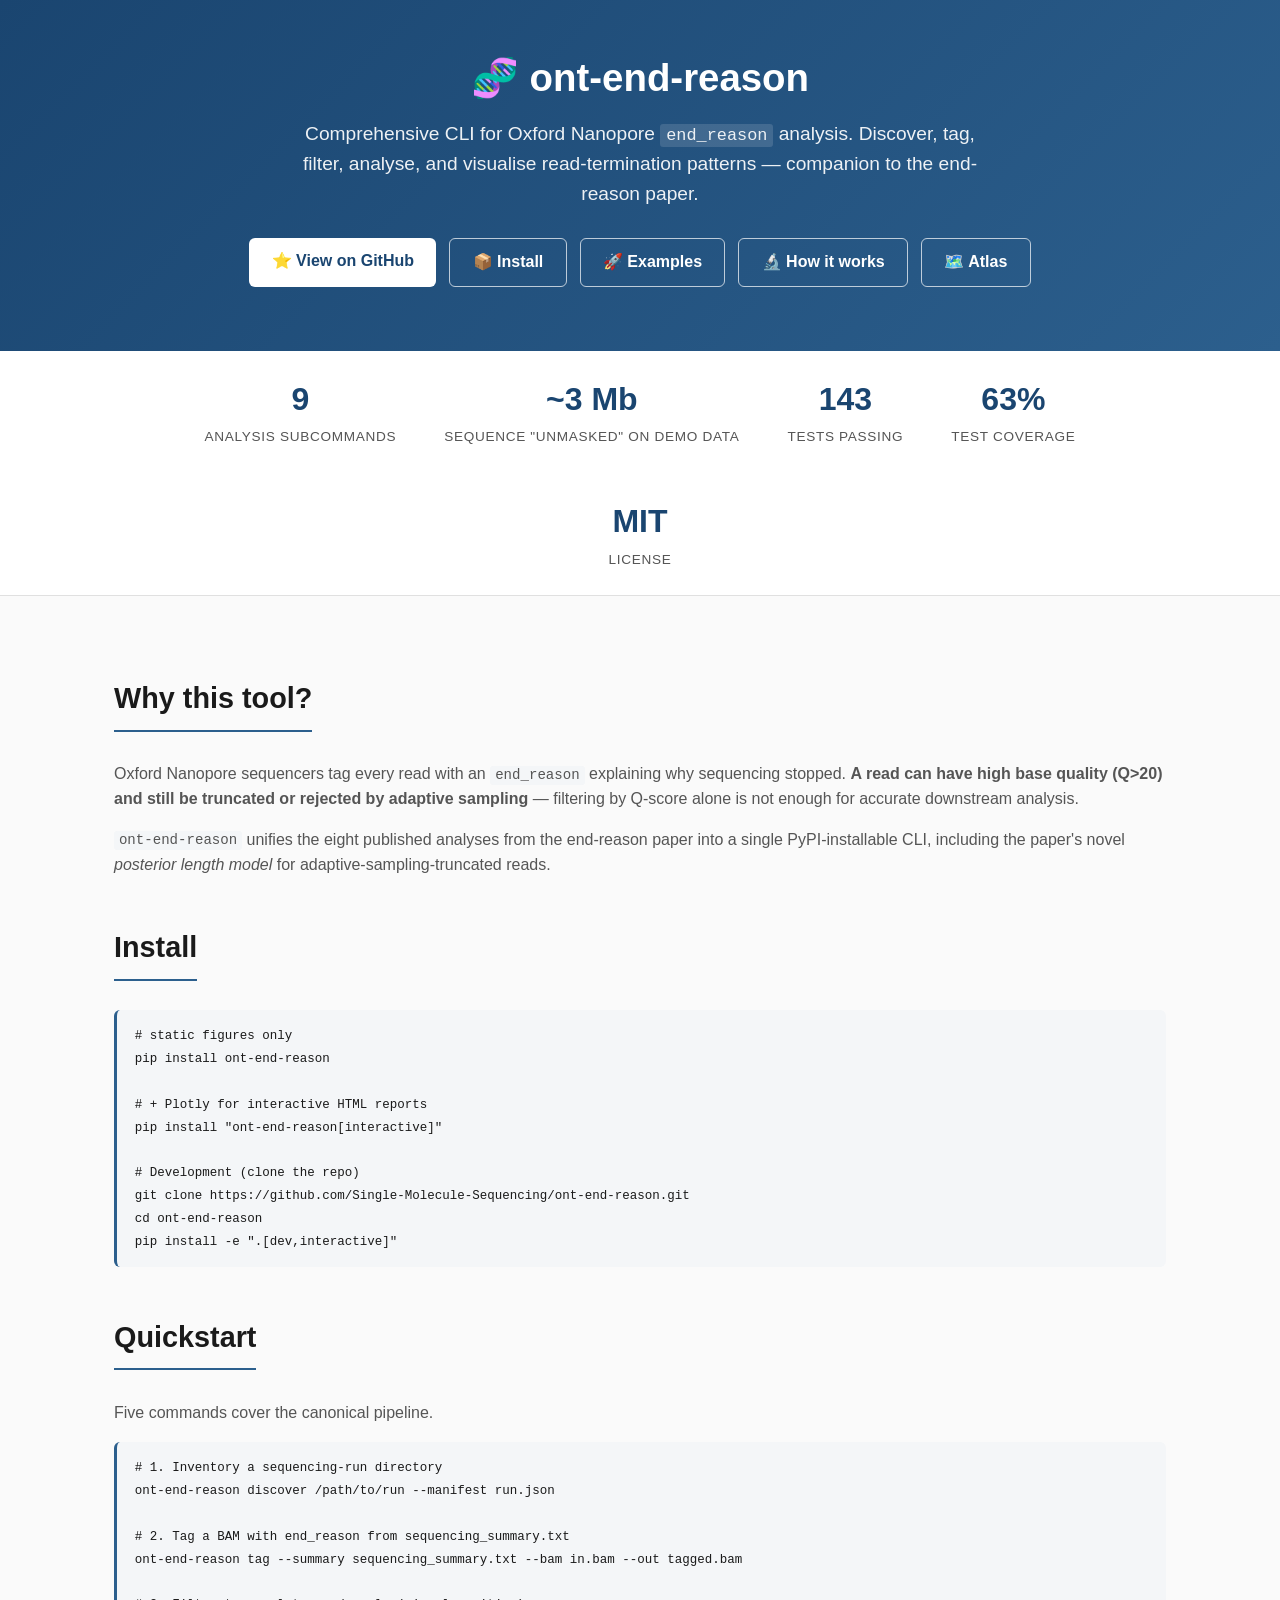
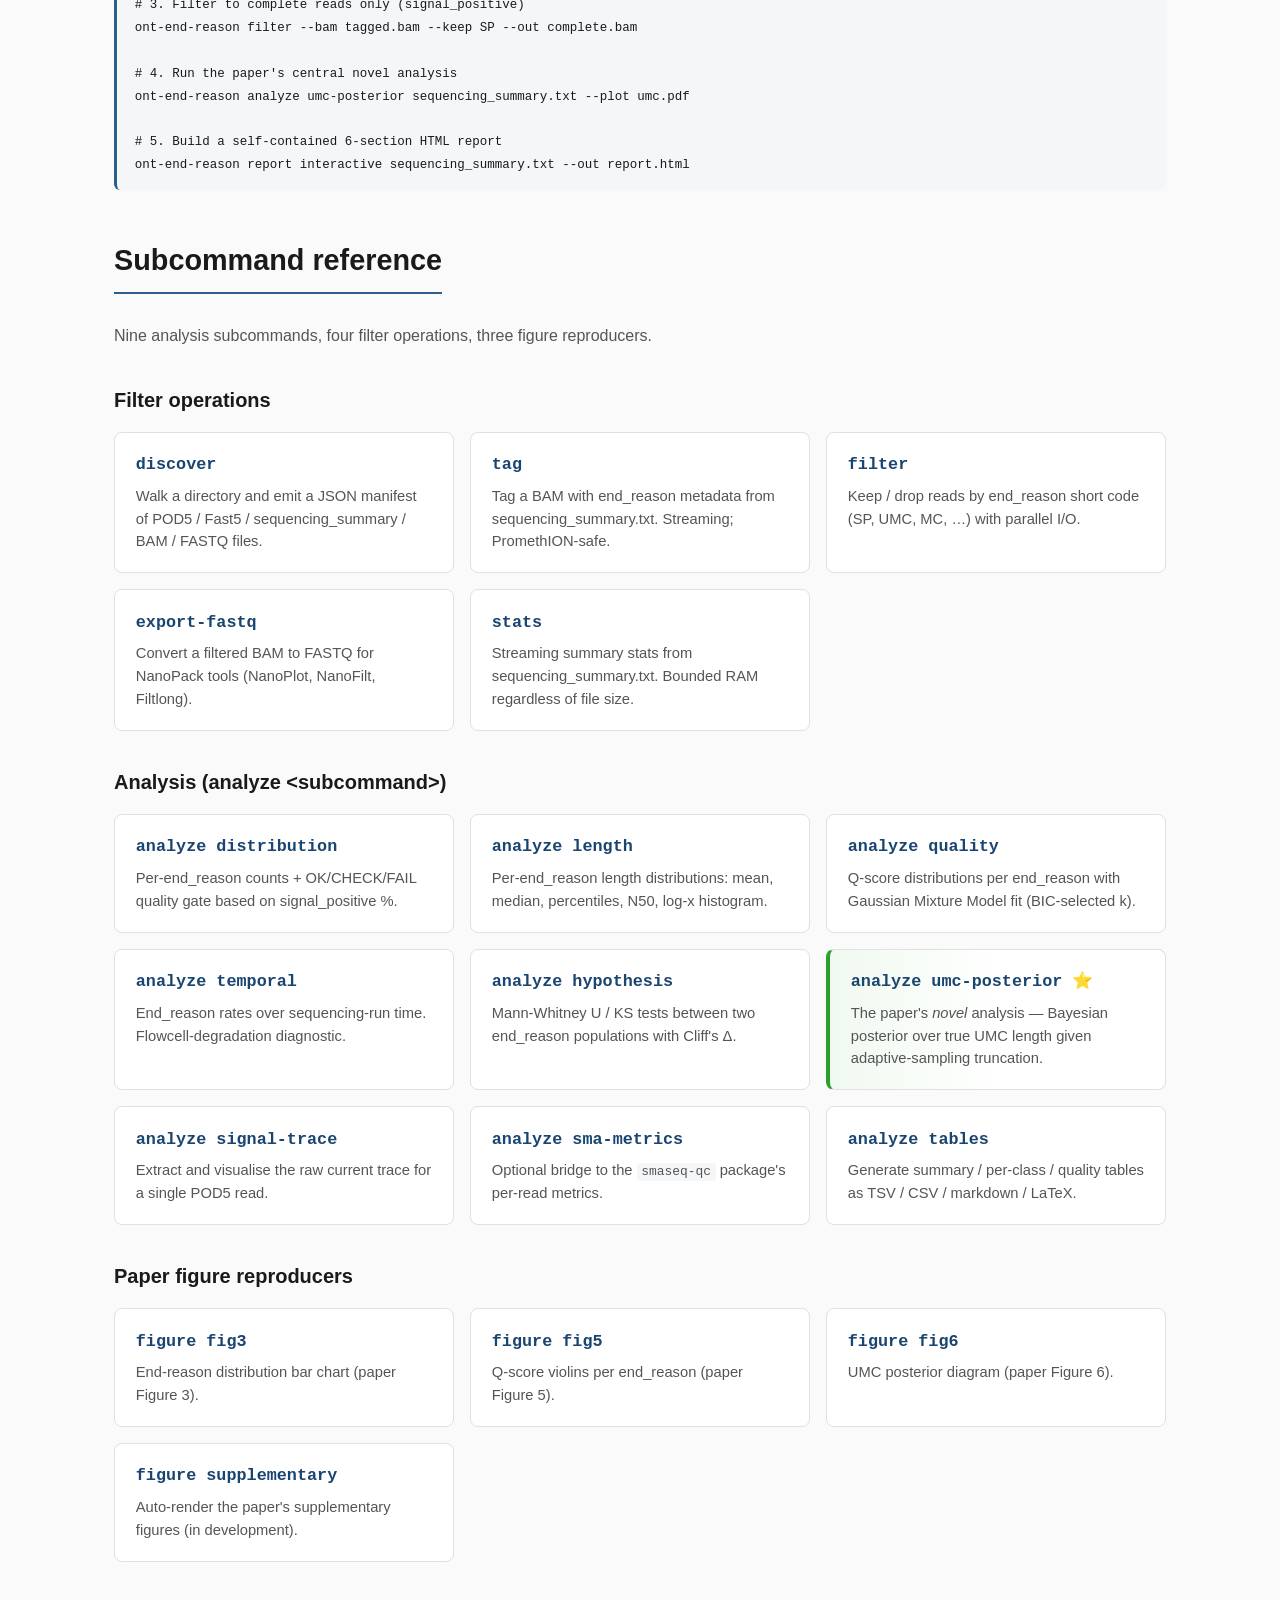
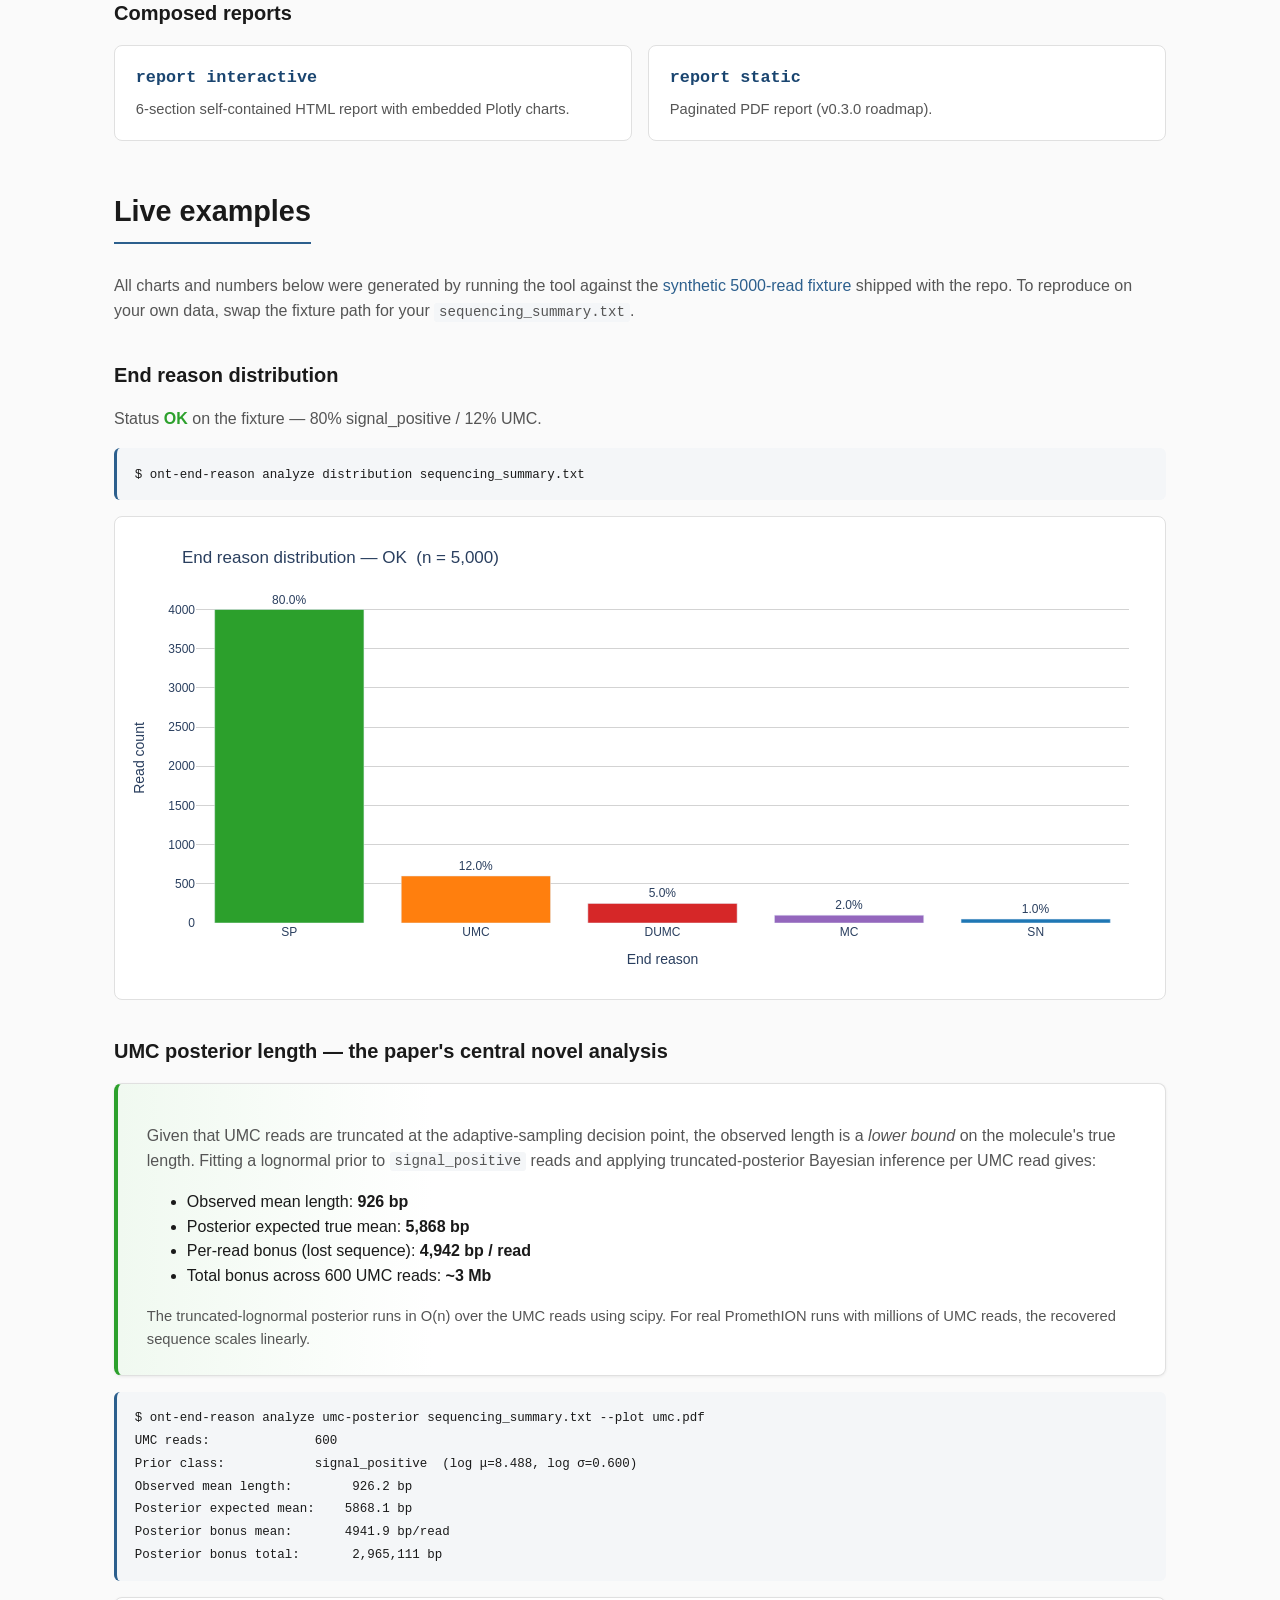
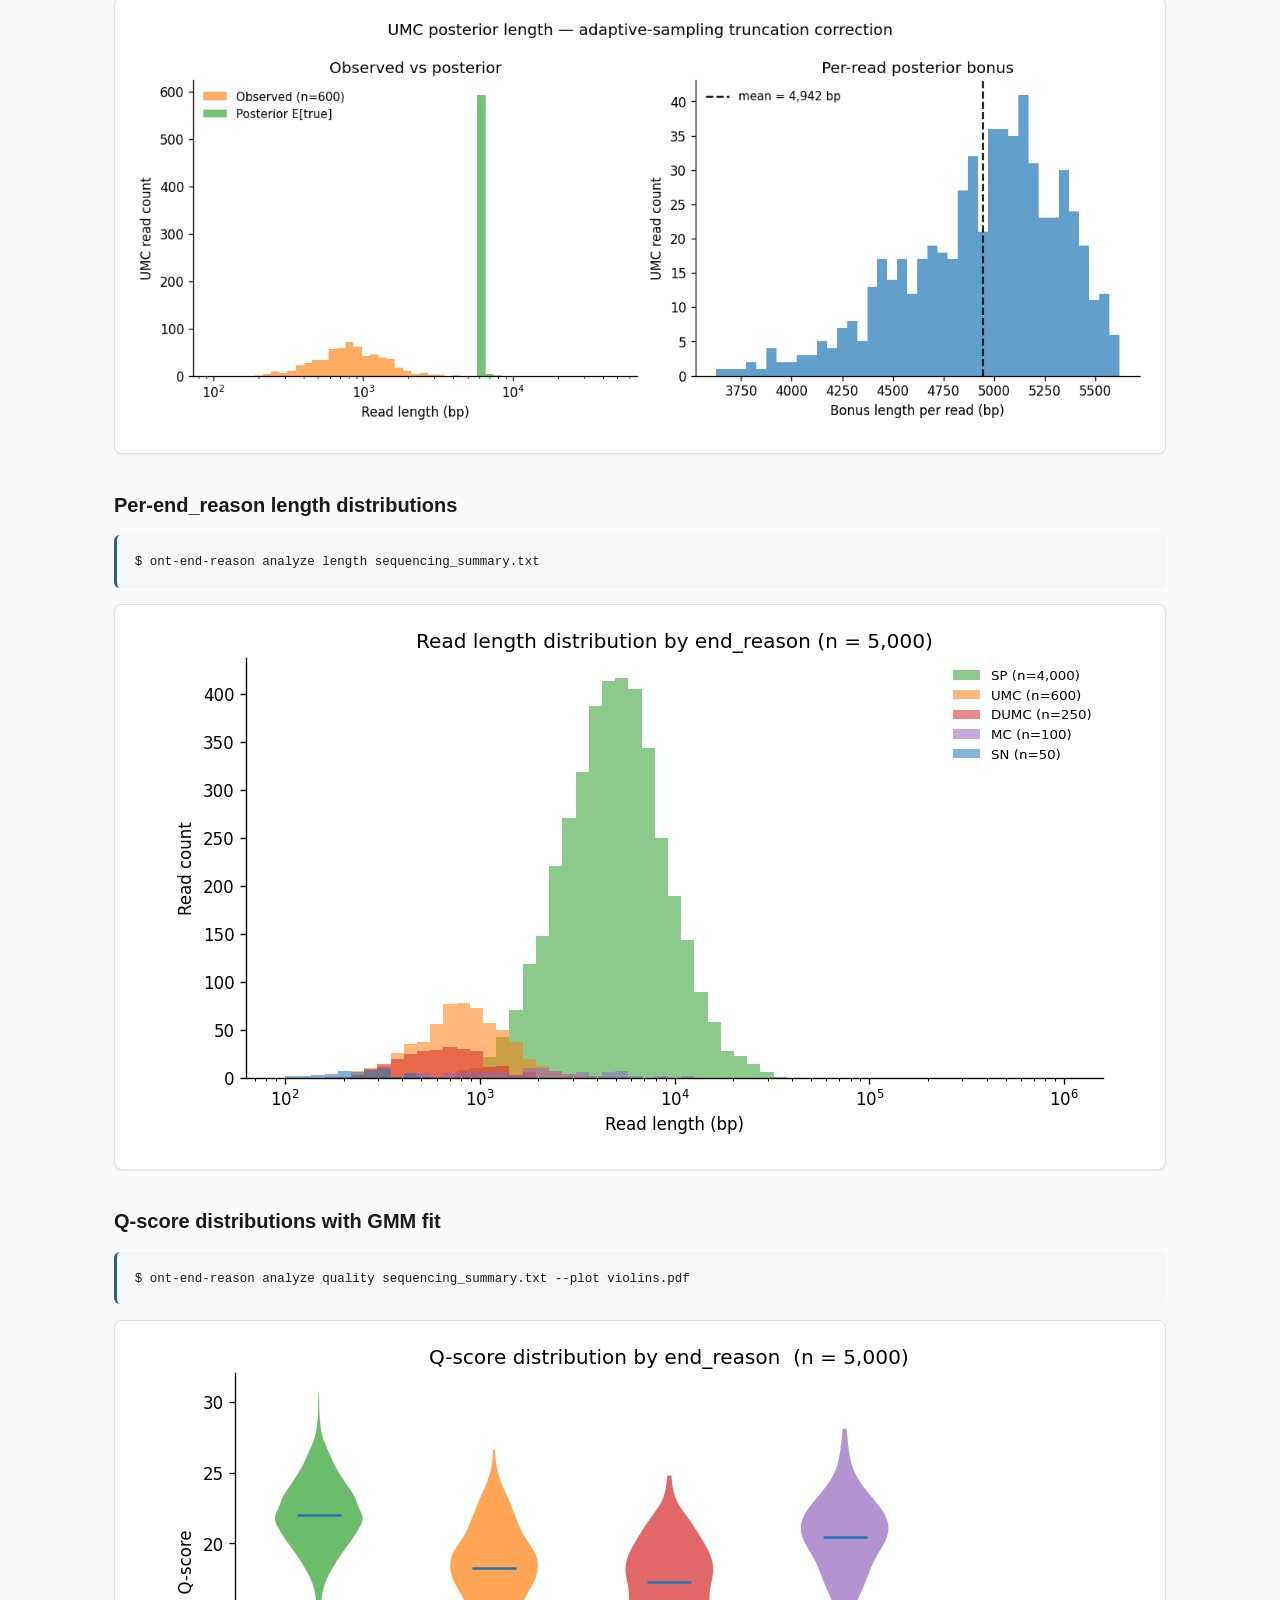
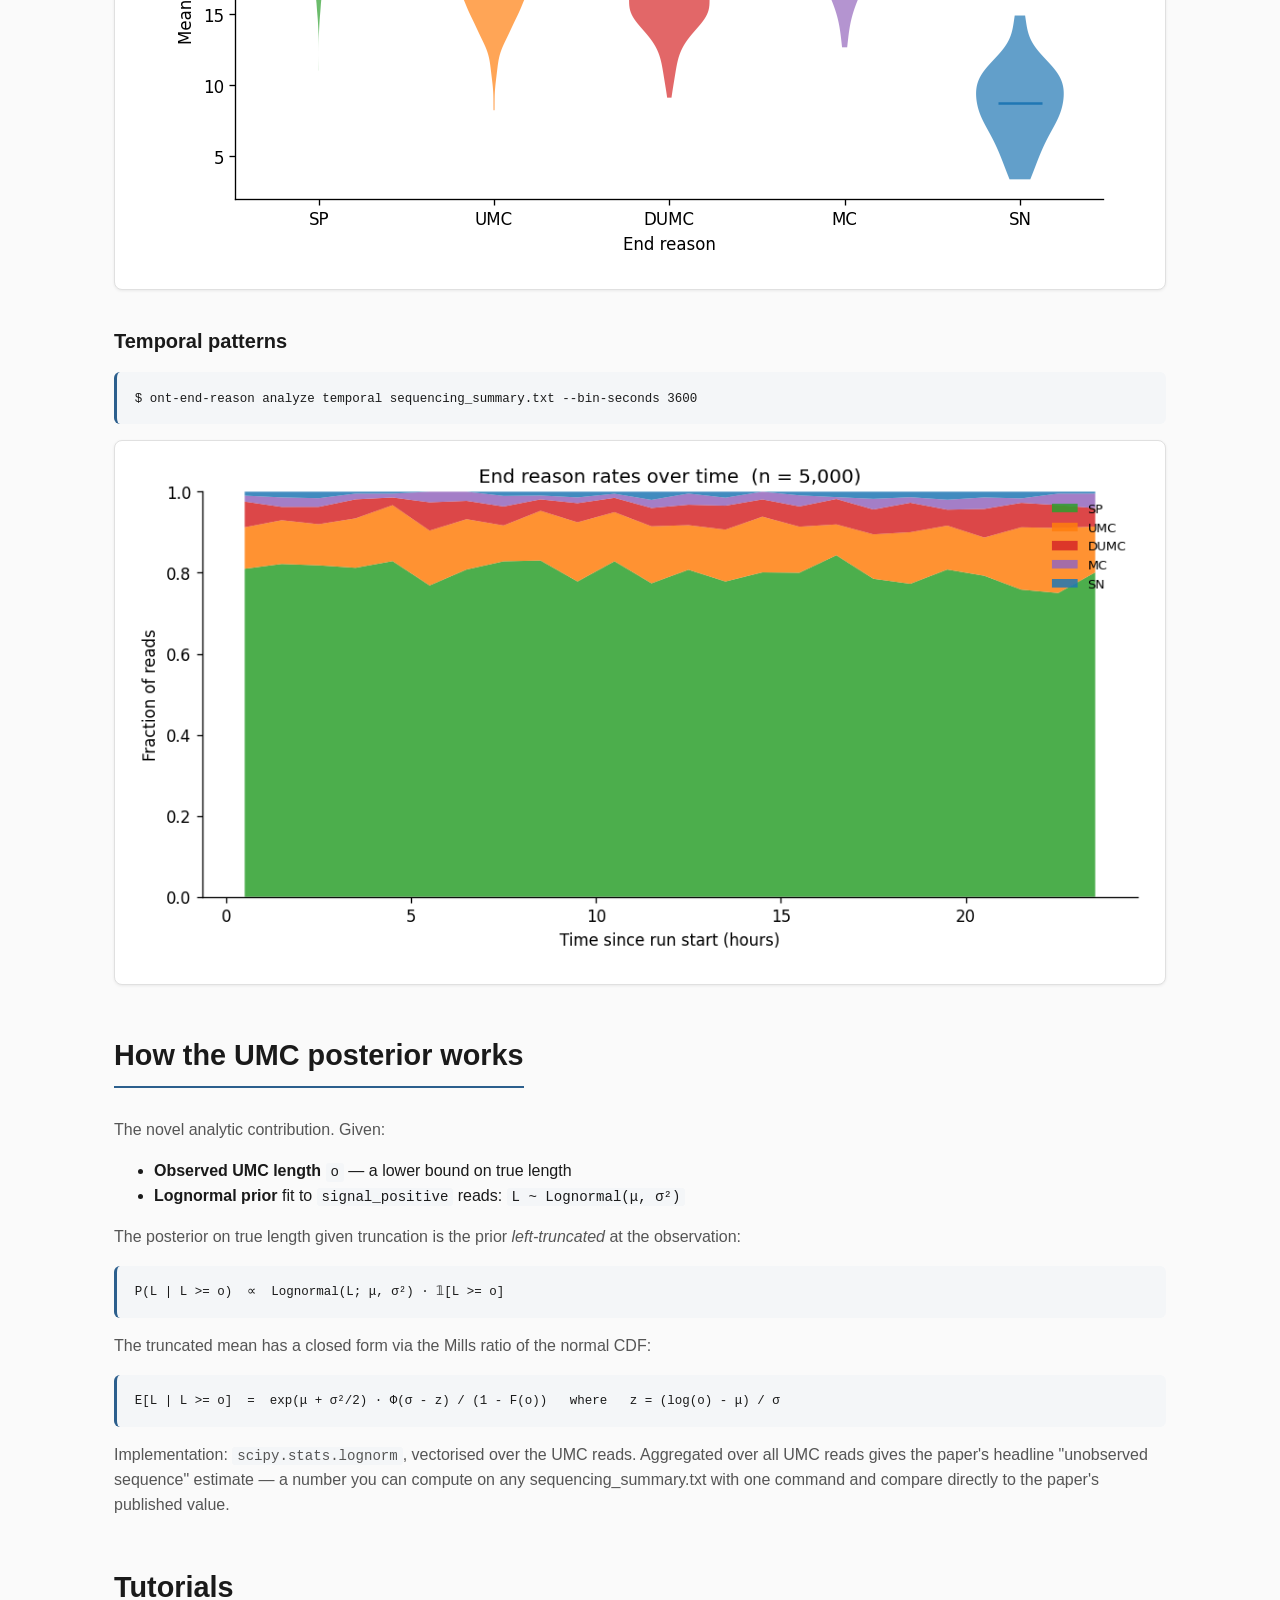
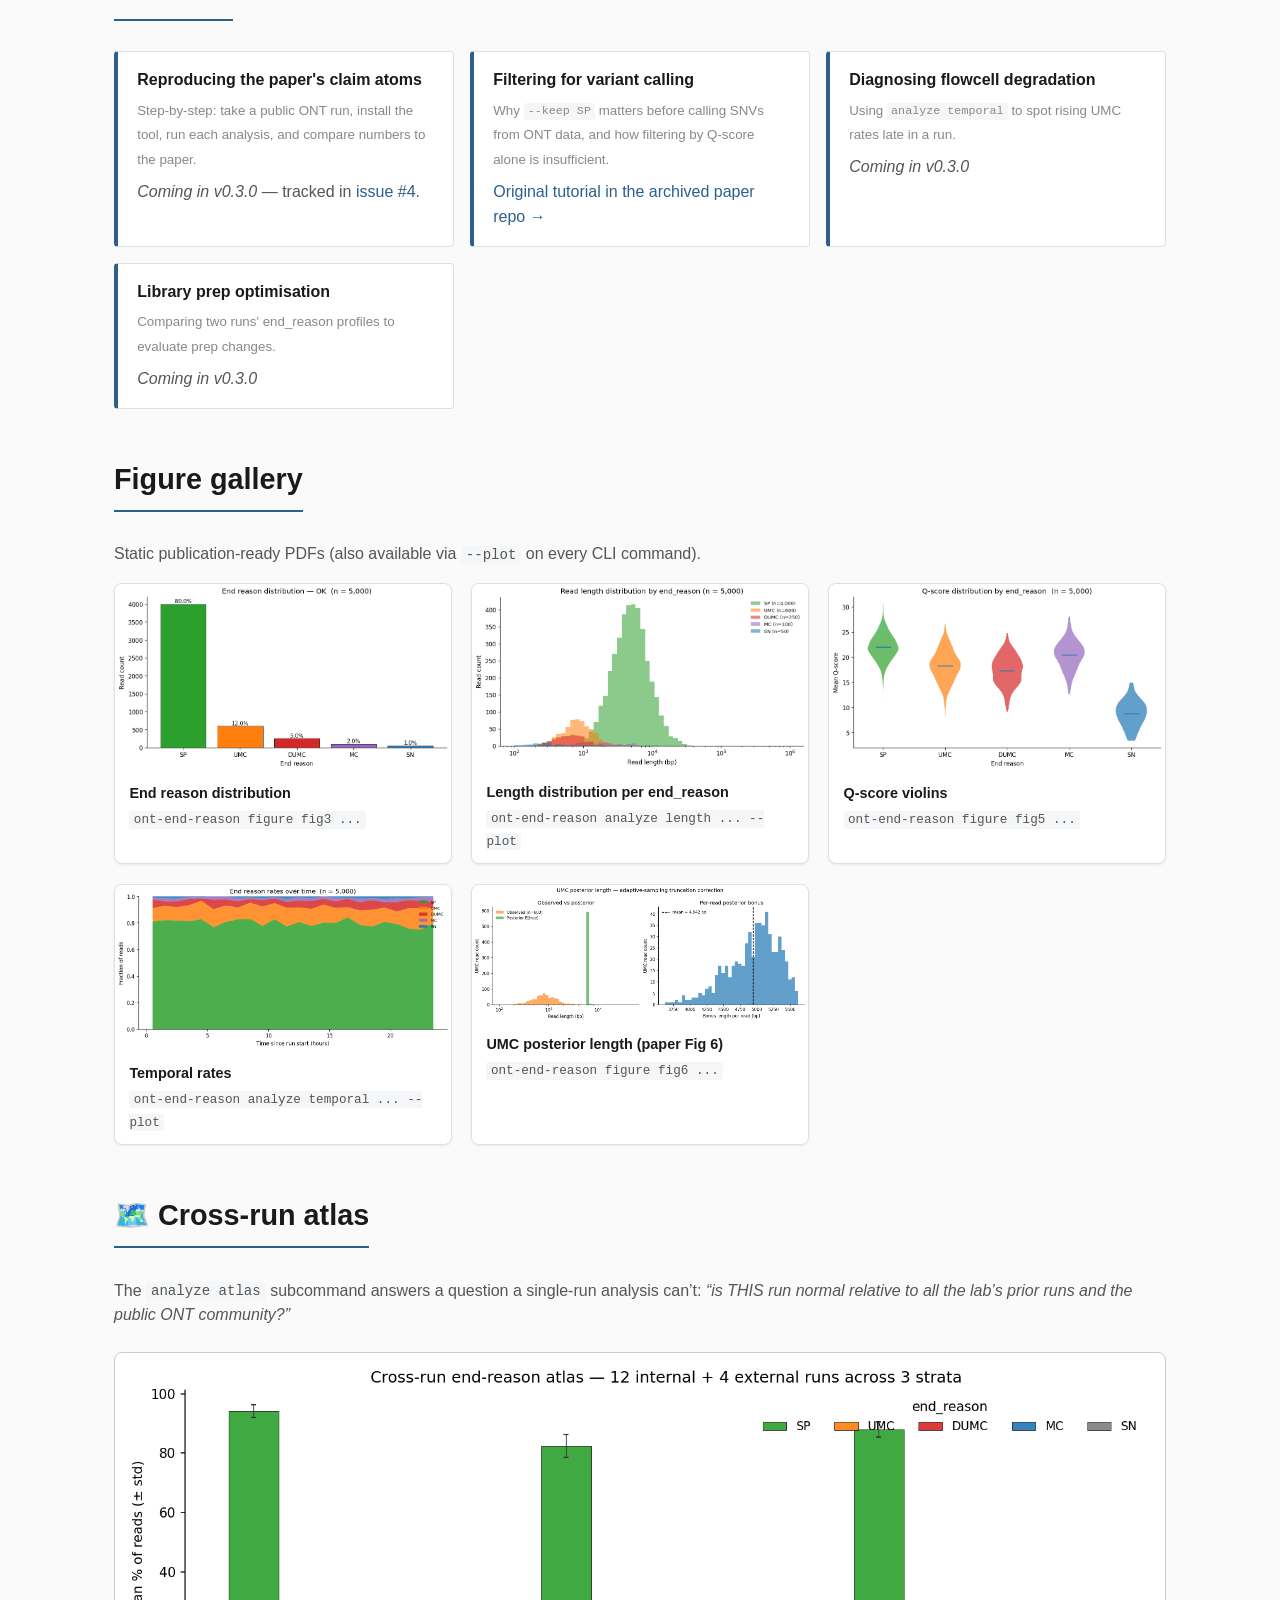
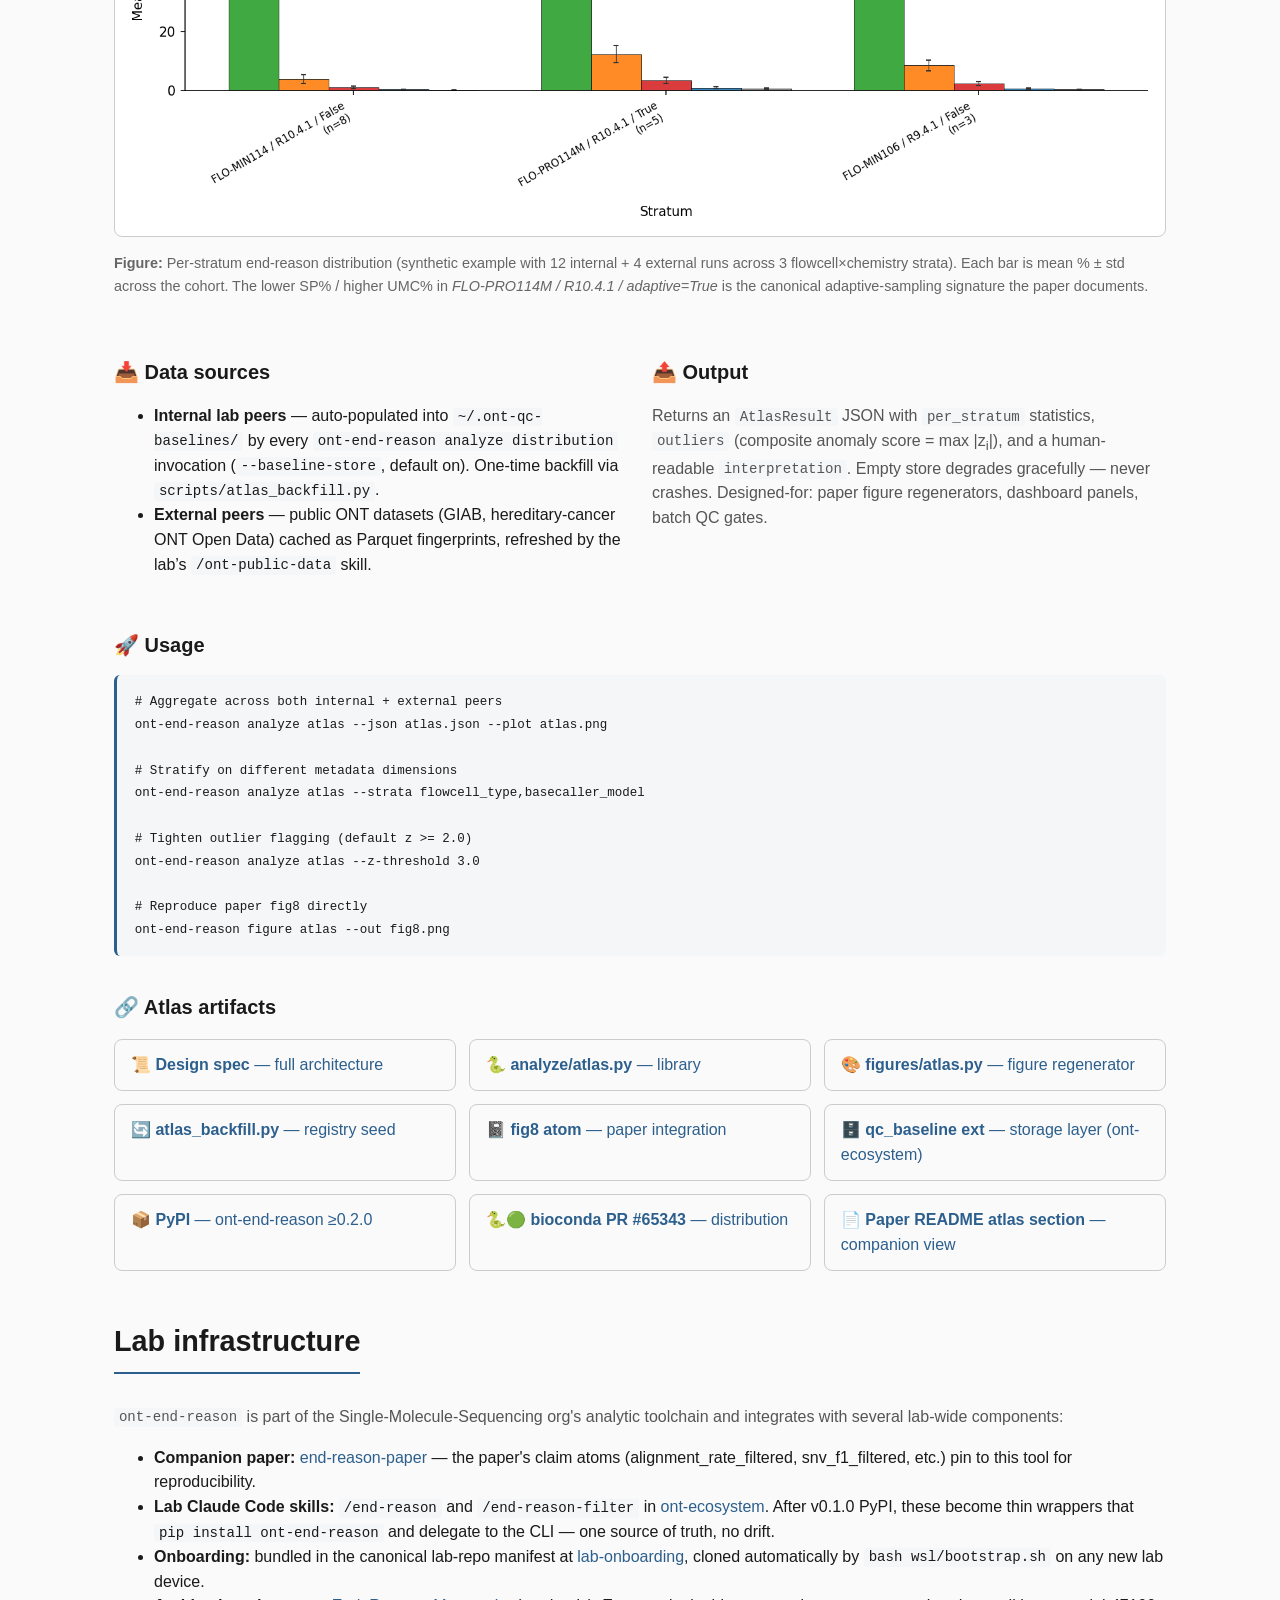
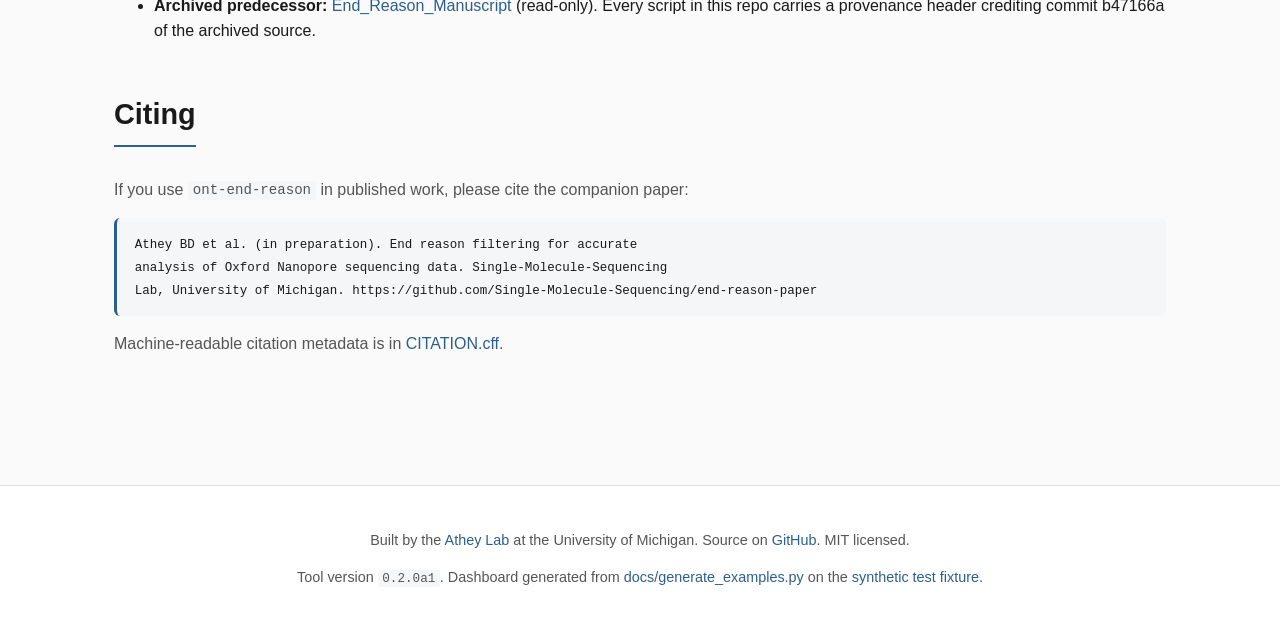
<file: docs/index.html>
<!DOCTYPE html>
<html lang="en">
<head>
  <meta charset="utf-8">
  <meta name="viewport" content="width=device-width, initial-scale=1">
  <title>ont-end-reason — Oxford Nanopore end_reason toolkit</title>
  <meta name="description" content="Comprehensive CLI for Oxford Nanopore end_reason analysis. Tag, filter, analyse, visualise. Companion to the end-reason paper.">
  <link rel="stylesheet" href="assets/style.css">
  <script src="https://cdn.plot.ly/plotly-2.35.2.min.js" charset="utf-8"></script>
</head>
<body>

<header class="hero">
  <h1>🧬 ont-end-reason</h1>
  <p class="tagline">
    Comprehensive CLI for Oxford Nanopore <code style="background:rgba(255,255,255,.15);color:white">end_reason</code> analysis.
    Discover, tag, filter, analyse, and visualise read-termination patterns —
    companion to the end-reason paper.
  </p>
  <div class="hero-cta">
    <a href="https://github.com/Single-Molecule-Sequencing/ont-end-reason">⭐ View on GitHub</a>
    <a href="#install" class="secondary">📦 Install</a>
    <a href="#examples" class="secondary">🚀 Examples</a>
    <a href="#how-it-works" class="secondary">🔬 How it works</a>
    <a href="#atlas" class="secondary">🗺️ Atlas</a>
  </div>
</header>

<div class="headline-strip">
  <div class="stats">
    <div class="stat">
      <span class="stat-value">9</span>
      <span class="stat-label">analysis subcommands</span>
    </div>
    <div class="stat">
      <span class="stat-value">~3 Mb</span>
      <span class="stat-label">sequence "unmasked" on demo data</span>
    </div>
    <div class="stat">
      <span class="stat-value">143</span>
      <span class="stat-label">tests passing</span>
    </div>
    <div class="stat">
      <span class="stat-value">63%</span>
      <span class="stat-label">test coverage</span>
    </div>
    <div class="stat">
      <span class="stat-value">MIT</span>
      <span class="stat-label">license</span>
    </div>
  </div>
</div>

<main>

<section id="why">
  <h2>Why this tool?</h2>
  <p>
    Oxford Nanopore sequencers tag every read with an <code>end_reason</code>
    explaining why sequencing stopped. <strong>A read can have high base quality (Q&gt;20)
    and still be truncated or rejected by adaptive sampling</strong> — filtering by Q-score
    alone is not enough for accurate downstream analysis.
  </p>
  <p>
    <code>ont-end-reason</code> unifies the eight published analyses from the end-reason
    paper into a single PyPI-installable CLI, including the paper's novel
    <em>posterior length model</em> for adaptive-sampling-truncated reads.
  </p>
</section>

<section id="install">
  <h2>Install</h2>
  <pre><code># static figures only
pip install ont-end-reason

# + Plotly for interactive HTML reports
pip install "ont-end-reason[interactive]"

# Development (clone the repo)
git clone https://github.com/Single-Molecule-Sequencing/ont-end-reason.git
cd ont-end-reason
pip install -e ".[dev,interactive]"</code></pre>
</section>

<section id="quickstart">
  <h2>Quickstart</h2>
  <p>Five commands cover the canonical pipeline.</p>
  <pre><code># 1. Inventory a sequencing-run directory
ont-end-reason discover /path/to/run --manifest run.json

# 2. Tag a BAM with end_reason from sequencing_summary.txt
ont-end-reason tag --summary sequencing_summary.txt --bam in.bam --out tagged.bam

# 3. Filter to complete reads only (signal_positive)
ont-end-reason filter --bam tagged.bam --keep SP --out complete.bam

# 4. Run the paper's central novel analysis
ont-end-reason analyze umc-posterior sequencing_summary.txt --plot umc.pdf

# 5. Build a self-contained 6-section HTML report
ont-end-reason report interactive sequencing_summary.txt --out report.html</code></pre>
</section>

<section id="commands">
  <h2>Subcommand reference</h2>
  <p>Nine analysis subcommands, four filter operations, three figure reproducers.</p>

  <h3>Filter operations</h3>
  <div class="cmd-grid">
    <div class="cmd-card">
      <p class="cmd-name">discover</p>
      <p>Walk a directory and emit a JSON manifest of POD5 / Fast5 / sequencing_summary / BAM / FASTQ files.</p>
    </div>
    <div class="cmd-card">
      <p class="cmd-name">tag</p>
      <p>Tag a BAM with end_reason metadata from sequencing_summary.txt. Streaming; PromethION-safe.</p>
    </div>
    <div class="cmd-card">
      <p class="cmd-name">filter</p>
      <p>Keep / drop reads by end_reason short code (SP, UMC, MC, …) with parallel I/O.</p>
    </div>
    <div class="cmd-card">
      <p class="cmd-name">export-fastq</p>
      <p>Convert a filtered BAM to FASTQ for NanoPack tools (NanoPlot, NanoFilt, Filtlong).</p>
    </div>
    <div class="cmd-card">
      <p class="cmd-name">stats</p>
      <p>Streaming summary stats from sequencing_summary.txt. Bounded RAM regardless of file size.</p>
    </div>
  </div>

  <h3>Analysis (analyze &lt;subcommand&gt;)</h3>
  <div class="cmd-grid">
    <div class="cmd-card">
      <p class="cmd-name">analyze distribution</p>
      <p>Per-end_reason counts + OK/CHECK/FAIL quality gate based on signal_positive %.</p>
    </div>
    <div class="cmd-card">
      <p class="cmd-name">analyze length</p>
      <p>Per-end_reason length distributions: mean, median, percentiles, N50, log-x histogram.</p>
    </div>
    <div class="cmd-card">
      <p class="cmd-name">analyze quality</p>
      <p>Q-score distributions per end_reason with Gaussian Mixture Model fit (BIC-selected k).</p>
    </div>
    <div class="cmd-card">
      <p class="cmd-name">analyze temporal</p>
      <p>End_reason rates over sequencing-run time. Flowcell-degradation diagnostic.</p>
    </div>
    <div class="cmd-card">
      <p class="cmd-name">analyze hypothesis</p>
      <p>Mann-Whitney U / KS tests between two end_reason populations with Cliff's Δ.</p>
    </div>
    <div class="cmd-card" style="border-left: 4px solid var(--ok); background: linear-gradient(to right, #f0f9f0, white 50%);">
      <p class="cmd-name">analyze umc-posterior ⭐</p>
      <p>The paper's <em>novel</em> analysis — Bayesian posterior over true UMC length given adaptive-sampling truncation.</p>
    </div>
    <div class="cmd-card">
      <p class="cmd-name">analyze signal-trace</p>
      <p>Extract and visualise the raw current trace for a single POD5 read.</p>
    </div>
    <div class="cmd-card">
      <p class="cmd-name">analyze sma-metrics</p>
      <p>Optional bridge to the <code>smaseq-qc</code> package's per-read metrics.</p>
    </div>
    <div class="cmd-card">
      <p class="cmd-name">analyze tables</p>
      <p>Generate summary / per-class / quality tables as TSV / CSV / markdown / LaTeX.</p>
    </div>
  </div>

  <h3>Paper figure reproducers</h3>
  <div class="cmd-grid">
    <div class="cmd-card"><p class="cmd-name">figure fig3</p><p>End-reason distribution bar chart (paper Figure 3).</p></div>
    <div class="cmd-card"><p class="cmd-name">figure fig5</p><p>Q-score violins per end_reason (paper Figure 5).</p></div>
    <div class="cmd-card"><p class="cmd-name">figure fig6</p><p>UMC posterior diagram (paper Figure 6).</p></div>
    <div class="cmd-card"><p class="cmd-name">figure supplementary</p><p>Auto-render the paper's supplementary figures (in development).</p></div>
  </div>

  <h3>Composed reports</h3>
  <div class="cmd-grid">
    <div class="cmd-card"><p class="cmd-name">report interactive</p><p>6-section self-contained HTML report with embedded Plotly charts.</p></div>
    <div class="cmd-card"><p class="cmd-name">report static</p><p>Paginated PDF report (v0.3.0 roadmap).</p></div>
  </div>
</section>

<section id="examples">
  <h2>Live examples</h2>
  <p>
    All charts and numbers below were generated by running the tool against the
    <a href="https://github.com/Single-Molecule-Sequencing/ont-end-reason/blob/main/tests/fixtures/sequencing_summary_synthetic.txt">synthetic
    5000-read fixture</a> shipped with the repo. To reproduce on your own data,
    swap the fixture path for your <code>sequencing_summary.txt</code>.
  </p>

  <h3>End reason distribution</h3>
  <p>Status <span class="status-OK">OK</span> on the fixture — 80% signal_positive / 12% UMC.</p>
  <pre><code>$ ont-end-reason analyze distribution sequencing_summary.txt</code></pre>
  <div class="chart-wrapper">
    <!--EMBED:examples/charts/distribution.html-->
  </div>

  <h3>UMC posterior length — the paper's central novel analysis</h3>
  <div class="card umc-highlight">
    <p>
      Given that UMC reads are truncated at the adaptive-sampling decision point, the
      observed length is a <em>lower bound</em> on the molecule's true length. Fitting a
      lognormal prior to <code>signal_positive</code> reads and applying truncated-posterior
      Bayesian inference per UMC read gives:
    </p>
    <ul>
      <li>Observed mean length: <strong>926 bp</strong></li>
      <li>Posterior expected true mean: <strong>5,868 bp</strong></li>
      <li>Per-read bonus (lost sequence): <strong>4,942 bp / read</strong></li>
      <li>Total bonus across 600 UMC reads: <strong>~3 Mb</strong></li>
    </ul>
    <p style="margin-bottom:0;font-size:0.92em">
      The truncated-lognormal posterior runs in O(n) over the UMC reads using scipy.
      For real PromethION runs with millions of UMC reads, the recovered sequence
      scales linearly.
    </p>
  </div>
  <pre><code>$ ont-end-reason analyze umc-posterior sequencing_summary.txt --plot umc.pdf
UMC reads:              600
Prior class:            signal_positive  (log μ=8.488, log σ=0.600)
Observed mean length:        926.2 bp
Posterior expected mean:    5868.1 bp
Posterior bonus mean:       4941.9 bp/read
Posterior bonus total:       2,965,111 bp</code></pre>
  <div class="card" style="text-align:center; padding:1em;">
    <img src="figures/umc_posterior.png" alt="UMC posterior figure" style="max-width:100%; height:auto;">
  </div>

  <h3>Per-end_reason length distributions</h3>
  <pre><code>$ ont-end-reason analyze length sequencing_summary.txt</code></pre>
  <div class="card" style="text-align:center; padding:1em;">
    <img src="figures/length.png" alt="Length distribution" style="max-width:100%; height:auto;">
  </div>

  <h3>Q-score distributions with GMM fit</h3>
  <pre><code>$ ont-end-reason analyze quality sequencing_summary.txt --plot violins.pdf</code></pre>
  <div class="card" style="text-align:center; padding:1em;">
    <img src="figures/quality.png" alt="Q-score violins" style="max-width:100%; height:auto;">
  </div>

  <h3>Temporal patterns</h3>
  <pre><code>$ ont-end-reason analyze temporal sequencing_summary.txt --bin-seconds 3600</code></pre>
  <div class="card" style="text-align:center; padding:1em;">
    <img src="figures/temporal.png" alt="Temporal stacked-area" style="max-width:100%; height:auto;">
  </div>
</section>

<section id="how-it-works">
  <h2>How the UMC posterior works</h2>
  <p>
    The novel analytic contribution. Given:
  </p>
  <ul>
    <li><strong>Observed UMC length</strong> <code>o</code> — a lower bound on true length</li>
    <li><strong>Lognormal prior</strong> fit to <code>signal_positive</code> reads:
        <code>L ~ Lognormal(μ, σ²)</code></li>
  </ul>
  <p>The posterior on true length given truncation is the prior <em>left-truncated</em> at the observation:</p>
  <pre><code>P(L | L &gt;= o)  ∝  Lognormal(L; μ, σ²) · 𝟙[L &gt;= o]</code></pre>
  <p>The truncated mean has a closed form via the Mills ratio of the normal CDF:</p>
  <pre><code>E[L | L &gt;= o]  =  exp(μ + σ²/2) · Φ(σ - z) / (1 - F(o))   where   z = (log(o) - μ) / σ</code></pre>
  <p>
    Implementation: <code>scipy.stats.lognorm</code>, vectorised over the UMC reads.
    Aggregated over all UMC reads gives the paper's headline "unobserved sequence"
    estimate — a number you can compute on any sequencing_summary.txt with one
    command and compare directly to the paper's published value.
  </p>
</section>

<section id="tutorials">
  <h2>Tutorials</h2>
  <ul class="tutorial-list">
    <li>
      <strong>Reproducing the paper's claim atoms</strong>
      <small>Step-by-step: take a public ONT run, install the tool, run each
      analysis, and compare numbers to the paper.</small>
      <p style="margin:0.5em 0 0;"><em>Coming in v0.3.0</em> — tracked in
      <a href="https://github.com/Single-Molecule-Sequencing/ont-end-reason/issues/4">issue #4</a>.</p>
    </li>
    <li>
      <strong>Filtering for variant calling</strong>
      <small>Why <code>--keep SP</code> matters before calling SNVs from ONT
      data, and how filtering by Q-score alone is insufficient.</small>
      <p style="margin:0.5em 0 0;"><a href="https://github.com/Single-Molecule-Sequencing/End_Reason_Manuscript/blob/main/docs/tutorials/02-end-reason-filtering.md">Original tutorial in the archived paper repo →</a></p>
    </li>
    <li>
      <strong>Diagnosing flowcell degradation</strong>
      <small>Using <code>analyze temporal</code> to spot rising UMC rates late
      in a run.</small>
      <p style="margin:0.5em 0 0;"><em>Coming in v0.3.0</em></p>
    </li>
    <li>
      <strong>Library prep optimisation</strong>
      <small>Comparing two runs' end_reason profiles to evaluate prep changes.</small>
      <p style="margin:0.5em 0 0;"><em>Coming in v0.3.0</em></p>
    </li>
  </ul>
</section>

<section id="gallery">
  <h2>Figure gallery</h2>
  <p>Static publication-ready PDFs (also available via <code>--plot</code> on every CLI command).</p>
  <div class="gallery">
    <div class="gallery-item">
      <img src="figures/distribution.png" alt="distribution">
      <div class="caption"><strong>End reason distribution</strong>
        <code>ont-end-reason figure fig3 ...</code></div>
    </div>
    <div class="gallery-item">
      <img src="figures/length.png" alt="length">
      <div class="caption"><strong>Length distribution per end_reason</strong>
        <code>ont-end-reason analyze length ... --plot</code></div>
    </div>
    <div class="gallery-item">
      <img src="figures/quality.png" alt="quality">
      <div class="caption"><strong>Q-score violins</strong>
        <code>ont-end-reason figure fig5 ...</code></div>
    </div>
    <div class="gallery-item">
      <img src="figures/temporal.png" alt="temporal">
      <div class="caption"><strong>Temporal rates</strong>
        <code>ont-end-reason analyze temporal ... --plot</code></div>
    </div>
    <div class="gallery-item">
      <img src="figures/umc_posterior.png" alt="umc_posterior">
      <div class="caption"><strong>UMC posterior length (paper Fig 6)</strong>
        <code>ont-end-reason figure fig6 ...</code></div>
    </div>
  </div>
</section>

<section id="atlas">
  <h2>🗺️ Cross-run atlas</h2>
  <p class="lead">
    The <code>analyze atlas</code> subcommand answers a question a single-run
    analysis can&rsquo;t: <em>&ldquo;is THIS run normal relative to all the
    lab&rsquo;s prior runs and the public ONT community?&rdquo;</em>
  </p>

  <figure style="margin: 1.5rem 0;">
    <img src="examples/charts/atlas.png"
         alt="Example atlas output: per-stratum end-reason fractions across 12 internal + 4 external runs"
         style="width: 100%; max-width: 1100px; border: 1px solid var(--muted-border-color, #ccc); border-radius: 8px; padding: 8px; background: #fff;" />
    <figcaption style="font-size: 0.9em; color: var(--muted-color, #666); margin-top: 0.5rem;">
      <strong>Figure:</strong> Per-stratum end-reason distribution (synthetic example with
      12 internal + 4 external runs across 3 flowcell&times;chemistry strata).
      Each bar is mean&nbsp;%&nbsp;&plusmn;&nbsp;std across the cohort.
      The lower SP% / higher UMC% in <em>FLO-PRO114M / R10.4.1 / adaptive=True</em>
      is the canonical adaptive-sampling signature the paper documents.
    </figcaption>
  </figure>

  <div style="display: grid; grid-template-columns: 1fr 1fr; gap: 1.5rem; margin: 1.5rem 0;">
    <div>
      <h3>📥 Data sources</h3>
      <ul>
        <li>
          <strong>Internal lab peers</strong> &mdash; auto-populated into
          <code>~/.ont-qc-baselines/</code> by every
          <code>ont-end-reason analyze distribution</code> invocation
          (<code>--baseline-store</code>, default on).
          One-time backfill via <code>scripts/atlas_backfill.py</code>.
        </li>
        <li>
          <strong>External peers</strong> &mdash; public ONT datasets (GIAB,
          hereditary-cancer ONT Open Data) cached as Parquet fingerprints,
          refreshed by the lab&rsquo;s <code>/ont-public-data</code> skill.
        </li>
      </ul>
    </div>
    <div>
      <h3>📤 Output</h3>
      <p>
        Returns an <code>AtlasResult</code> JSON with <code>per_stratum</code>
        statistics, <code>outliers</code> (composite anomaly score = max
        |z<sub>i</sub>|), and a human-readable <code>interpretation</code>.
        Empty store degrades gracefully &mdash; never crashes.
        Designed-for: paper figure regenerators, dashboard panels, batch QC gates.
      </p>
    </div>
  </div>

  <h3>🚀 Usage</h3>
  <pre><code># Aggregate across both internal + external peers
ont-end-reason analyze atlas --json atlas.json --plot atlas.png

# Stratify on different metadata dimensions
ont-end-reason analyze atlas --strata flowcell_type,basecaller_model

# Tighten outlier flagging (default z &gt;= 2.0)
ont-end-reason analyze atlas --z-threshold 3.0

# Reproduce paper fig8 directly
ont-end-reason figure atlas --out fig8.png</code></pre>

  <h3>🔗 Atlas artifacts</h3>
  <div style="display: grid; grid-template-columns: repeat(auto-fit, minmax(260px, 1fr)); gap: 0.8rem; margin: 1rem 0;">
    <a href="https://github.com/Single-Molecule-Sequencing/ont-end-reason/blob/main/docs/superpowers/specs/2026-05-12-end-reason-atlas-design.md"
       style="display: block; padding: 0.8rem 1rem; border: 1px solid var(--muted-border-color, #ccc); border-radius: 8px; text-decoration: none;">
      📜 <strong>Design spec</strong> &mdash; full architecture
    </a>
    <a href="https://github.com/Single-Molecule-Sequencing/ont-end-reason/blob/main/src/ont_end_reason/analyze/atlas.py"
       style="display: block; padding: 0.8rem 1rem; border: 1px solid var(--muted-border-color, #ccc); border-radius: 8px; text-decoration: none;">
      🐍 <strong>analyze/atlas.py</strong> &mdash; library
    </a>
    <a href="https://github.com/Single-Molecule-Sequencing/ont-end-reason/blob/main/src/ont_end_reason/figures/atlas.py"
       style="display: block; padding: 0.8rem 1rem; border: 1px solid var(--muted-border-color, #ccc); border-radius: 8px; text-decoration: none;">
      🎨 <strong>figures/atlas.py</strong> &mdash; figure regenerator
    </a>
    <a href="https://github.com/Single-Molecule-Sequencing/ont-end-reason/blob/main/scripts/atlas_backfill.py"
       style="display: block; padding: 0.8rem 1rem; border: 1px solid var(--muted-border-color, #ccc); border-radius: 8px; text-decoration: none;">
      🔄 <strong>atlas_backfill.py</strong> &mdash; registry seed
    </a>
    <a href="https://github.com/Single-Molecule-Sequencing/end-reason-paper/blob/main/atoms/figures/fig8_public_validation_summary.fig.yaml"
       style="display: block; padding: 0.8rem 1rem; border: 1px solid var(--muted-border-color, #ccc); border-radius: 8px; text-decoration: none;">
      📓 <strong>fig8 atom</strong> &mdash; paper integration
    </a>
    <a href="https://github.com/Single-Molecule-Sequencing/ont-ecosystem/blob/main/lib/qc_baseline.py"
       style="display: block; padding: 0.8rem 1rem; border: 1px solid var(--muted-border-color, #ccc); border-radius: 8px; text-decoration: none;">
      🗄️ <strong>qc_baseline ext</strong> &mdash; storage layer (ont-ecosystem)
    </a>
    <a href="https://pypi.org/project/ont-end-reason/"
       style="display: block; padding: 0.8rem 1rem; border: 1px solid var(--muted-border-color, #ccc); border-radius: 8px; text-decoration: none;">
      📦 <strong>PyPI</strong> &mdash; ont-end-reason ≥0.2.0
    </a>
    <a href="https://github.com/bioconda/bioconda-recipes/pull/65343"
       style="display: block; padding: 0.8rem 1rem; border: 1px solid var(--muted-border-color, #ccc); border-radius: 8px; text-decoration: none;">
      🐍🟢 <strong>bioconda PR #65343</strong> &mdash; distribution
    </a>
    <a href="https://github.com/Single-Molecule-Sequencing/end-reason-paper#-cross-run-atlas-new-2026-05-12"
       style="display: block; padding: 0.8rem 1rem; border: 1px solid var(--muted-border-color, #ccc); border-radius: 8px; text-decoration: none;">
      📄 <strong>Paper README atlas section</strong> &mdash; companion view
    </a>
  </div>
</section>

<section id="integration">
  <h2>Lab infrastructure</h2>
  <p>
    <code>ont-end-reason</code> is part of the Single-Molecule-Sequencing org's analytic
    toolchain and integrates with several lab-wide components:
  </p>
  <ul>
    <li>
      <strong>Companion paper:</strong>
      <a href="https://github.com/Single-Molecule-Sequencing/end-reason-paper">end-reason-paper</a>
      — the paper's claim atoms (alignment_rate_filtered, snv_f1_filtered, etc.)
      pin to this tool for reproducibility.
    </li>
    <li>
      <strong>Lab Claude Code skills:</strong>
      <code>/end-reason</code> and <code>/end-reason-filter</code> in
      <a href="https://github.com/Single-Molecule-Sequencing/ont-ecosystem">ont-ecosystem</a>.
      After v0.1.0 PyPI, these become thin wrappers that
      <code>pip install ont-end-reason</code> and delegate to the CLI — one source
      of truth, no drift.
    </li>
    <li>
      <strong>Onboarding:</strong> bundled in the canonical lab-repo manifest at
      <a href="https://github.com/Single-Molecule-Sequencing/lab-onboarding">lab-onboarding</a>,
      cloned automatically by <code>bash wsl/bootstrap.sh</code> on any new lab device.
    </li>
    <li>
      <strong>Archived predecessor:</strong>
      <a href="https://github.com/Single-Molecule-Sequencing/End_Reason_Manuscript">End_Reason_Manuscript</a>
      (read-only). Every script in this repo carries a provenance header
      crediting commit b47166a of the archived source.
    </li>
  </ul>
</section>

<section id="cite">
  <h2>Citing</h2>
  <p>If you use <code>ont-end-reason</code> in published work, please cite the companion paper:</p>
  <pre><code>Athey BD et al. (in preparation). End reason filtering for accurate
analysis of Oxford Nanopore sequencing data. Single-Molecule-Sequencing
Lab, University of Michigan. https://github.com/Single-Molecule-Sequencing/end-reason-paper</code></pre>
  <p>Machine-readable citation metadata is in
    <a href="https://github.com/Single-Molecule-Sequencing/ont-end-reason/blob/main/CITATION.cff">CITATION.cff</a>.</p>
</section>

</main>

<footer>
  <p>
    Built by the
    <a href="https://github.com/Single-Molecule-Sequencing">Athey Lab</a>
    at the University of Michigan.
    Source on <a href="https://github.com/Single-Molecule-Sequencing/ont-end-reason">GitHub</a>.
    MIT licensed.
  </p>
  <p>
    Tool version <code id="version-pin">0.2.0a1</code>.
    Dashboard generated from
    <a href="https://github.com/Single-Molecule-Sequencing/ont-end-reason/blob/main/docs/generate_examples.py">docs/generate_examples.py</a>
    on the
    <a href="https://github.com/Single-Molecule-Sequencing/ont-end-reason/blob/main/tests/fixtures/sequencing_summary_synthetic.txt">synthetic test fixture</a>.
  </p>
</footer>

<script>
  // Inject the pre-generated Plotly chart fragment into the placeholder
  async function injectChart(placeholderText, chartUrl) {
    try {
      const resp = await fetch(chartUrl);
      if (!resp.ok) return;
      const html = await resp.text();
      const all = document.body.innerHTML;
      const replaced = all.replace(`<!--EMBED:${placeholderText}-->`, html);
      if (replaced !== all) {
        document.body.innerHTML = replaced;
        // Plotly scripts inside the fragment need to be re-evaluated after
        // innerHTML replacement; the simplest portable approach is to find
        // them and eval, but plotly-2.x emits inline JS that runs on insert
        // via document.write — we use a manual rebuild instead.
        const scripts = document.body.querySelectorAll("script");
        scripts.forEach((s) => {
          if (s.dataset.ranOnce) return;
          if (s.src) return;  // external scripts are fine
          const fresh = document.createElement("script");
          fresh.text = s.text;
          fresh.dataset.ranOnce = "1";
          s.parentNode.replaceChild(fresh, s);
        });
      }
    } catch (err) {
      console.warn("chart inject failed", chartUrl, err);
    }
  }
  injectChart("examples/charts/distribution.html", "examples/charts/distribution.html");
</script>

</body>
</html>
</file>
<file: docs/assets/style.css>
/* ont-end-reason dashboard styles */

:root {
  --fg: #1a1a1a;
  --fg-muted: #555;
  --fg-faint: #888;
  --bg: #fafafa;
  --card: #ffffff;
  --accent: #2c5f8d;
  --accent-light: #e8f0f7;
  --accent-strong: #1a4570;
  --ok: #2ca02c;
  --warn: #ff7f0e;
  --bad: #d62728;
  --border: #e0e0e0;
  --code-bg: #f4f6f8;
  --shadow: 0 1px 3px rgba(0, 0, 0, 0.07);
}

* { box-sizing: border-box; }

body {
  font-family: -apple-system, BlinkMacSystemFont, "Segoe UI", Roboto,
               "Helvetica Neue", sans-serif;
  color: var(--fg);
  background: var(--bg);
  margin: 0;
  line-height: 1.55;
  font-size: 16px;
}

a { color: var(--accent); text-decoration: none; }
a:hover { text-decoration: underline; }

code, pre {
  font-family: "SF Mono", Monaco, "Fira Code", Consolas, monospace;
  font-size: 0.92em;
}

code {
  background: var(--code-bg);
  padding: 0.1em 0.35em;
  border-radius: 3px;
  font-size: 0.88em;
}

pre {
  background: var(--code-bg);
  padding: 1em 1.2em;
  border-radius: 6px;
  overflow-x: auto;
  border-left: 3px solid var(--accent);
}

pre code { background: transparent; padding: 0; font-size: 0.85em; }

/* ─── Header / hero ────────────────────────────────────────── */
header.hero {
  background: linear-gradient(135deg, var(--accent-strong) 0%, var(--accent) 100%);
  color: white;
  padding: 3em 1.5em 4em;
  text-align: center;
}

.hero h1 {
  margin: 0 0 0.3em;
  font-size: 2.4em;
  font-weight: 700;
}

.hero .tagline {
  font-size: 1.2em;
  opacity: 0.92;
  max-width: 700px;
  margin: 0 auto 1.5em;
}

.hero-cta {
  display: inline-flex;
  gap: 0.8em;
  flex-wrap: wrap;
  justify-content: center;
}

.hero-cta a {
  background: white;
  color: var(--accent-strong);
  padding: 0.7em 1.4em;
  border-radius: 6px;
  font-weight: 600;
  transition: transform 0.15s ease;
}

.hero-cta a:hover {
  text-decoration: none;
  transform: translateY(-1px);
  box-shadow: 0 4px 12px rgba(0, 0, 0, 0.2);
}

.hero-cta a.secondary {
  background: transparent;
  color: white;
  border: 1.5px solid rgba(255, 255, 255, 0.7);
}

/* ─── Headline stat strip ─────────────────────────────────── */
.headline-strip {
  background: var(--card);
  border-bottom: 1px solid var(--border);
  padding: 1.5em 1em;
  text-align: center;
}

.headline-strip .stats {
  display: flex;
  justify-content: center;
  gap: 3em;
  flex-wrap: wrap;
  max-width: 900px;
  margin: 0 auto;
}

.headline-strip .stat {
  text-align: center;
}

.headline-strip .stat-value {
  font-size: 2em;
  font-weight: 700;
  color: var(--accent-strong);
  display: block;
}

.headline-strip .stat-label {
  font-size: 0.85em;
  color: var(--fg-muted);
  text-transform: uppercase;
  letter-spacing: 0.05em;
}

/* ─── Layout ──────────────────────────────────────────────── */
main {
  max-width: 1100px;
  margin: 0 auto;
  padding: 2em 1.5em 5em;
}

section {
  margin: 3em 0;
}

section h2 {
  font-size: 1.8em;
  margin: 0 0 0.5em;
  color: var(--fg);
  border-bottom: 2px solid var(--accent);
  padding-bottom: 0.3em;
  display: inline-block;
}

section h3 {
  font-size: 1.25em;
  margin: 1.8em 0 0.5em;
  color: var(--fg);
}

section p { color: var(--fg-muted); }

.card {
  background: var(--card);
  border: 1px solid var(--border);
  border-radius: 8px;
  padding: 1.5em 1.8em;
  margin: 1em 0;
  box-shadow: var(--shadow);
}

.card.umc-highlight {
  border-left: 4px solid var(--ok);
  background: linear-gradient(to right, #f0f9f0 0%, var(--card) 30%);
}

/* ─── Subcommand cards grid ───────────────────────────────── */
.cmd-grid {
  display: grid;
  grid-template-columns: repeat(auto-fit, minmax(280px, 1fr));
  gap: 1em;
  margin-top: 1em;
}

.cmd-card {
  background: var(--card);
  border: 1px solid var(--border);
  border-radius: 8px;
  padding: 1.2em 1.3em;
  transition: transform 0.15s ease, border-color 0.15s ease;
}

.cmd-card:hover {
  transform: translateY(-2px);
  border-color: var(--accent);
}

.cmd-card .cmd-name {
  font-family: "SF Mono", Monaco, monospace;
  font-size: 1.05em;
  font-weight: 600;
  color: var(--accent-strong);
  margin: 0 0 0.4em;
}

.cmd-card p {
  margin: 0;
  font-size: 0.92em;
  color: var(--fg-muted);
}

/* ─── Figure gallery ──────────────────────────────────────── */
.gallery {
  display: grid;
  grid-template-columns: repeat(auto-fit, minmax(320px, 1fr));
  gap: 1.2em;
  margin-top: 1em;
}

.gallery-item {
  background: var(--card);
  border: 1px solid var(--border);
  border-radius: 8px;
  overflow: hidden;
  box-shadow: var(--shadow);
}

.gallery-item img {
  width: 100%;
  height: auto;
  display: block;
}

.gallery-item .caption {
  padding: 0.8em 1em;
  font-size: 0.9em;
  color: var(--fg-muted);
}

.gallery-item .caption strong {
  color: var(--fg);
  display: block;
  margin-bottom: 0.2em;
}

/* ─── Interactive chart container ─────────────────────────── */
.chart-wrapper {
  background: var(--card);
  border: 1px solid var(--border);
  border-radius: 8px;
  padding: 1em;
  margin: 1em 0;
}

/* ─── Status badges ───────────────────────────────────────── */
.status-OK { color: var(--ok); font-weight: 600; }
.status-CHECK { color: var(--warn); font-weight: 600; }
.status-FAIL { color: var(--bad); font-weight: 600; }

/* ─── Tutorial cards ──────────────────────────────────────── */
.tutorial-list {
  list-style: none;
  padding: 0;
  display: grid;
  grid-template-columns: repeat(auto-fit, minmax(280px, 1fr));
  gap: 1em;
}

.tutorial-list li {
  background: var(--card);
  border: 1px solid var(--border);
  border-left: 4px solid var(--accent);
  padding: 1em 1.2em;
  border-radius: 4px;
}

.tutorial-list strong { display: block; margin-bottom: 0.3em; }
.tutorial-list small { color: var(--fg-faint); }

/* ─── Footer ──────────────────────────────────────────────── */
footer {
  background: var(--card);
  border-top: 1px solid var(--border);
  padding: 2em 1.5em;
  text-align: center;
  color: var(--fg-muted);
  font-size: 0.9em;
}

footer a { color: var(--accent); }

/* ─── Responsive ──────────────────────────────────────────── */
@media (max-width: 720px) {
  .hero h1 { font-size: 1.7em; }
  .hero .tagline { font-size: 1em; }
  .headline-strip .stats { gap: 1.5em; }
  .headline-strip .stat-value { font-size: 1.5em; }
  main { padding: 1.5em 1em 3em; }
  section h2 { font-size: 1.4em; }
}
</file>
